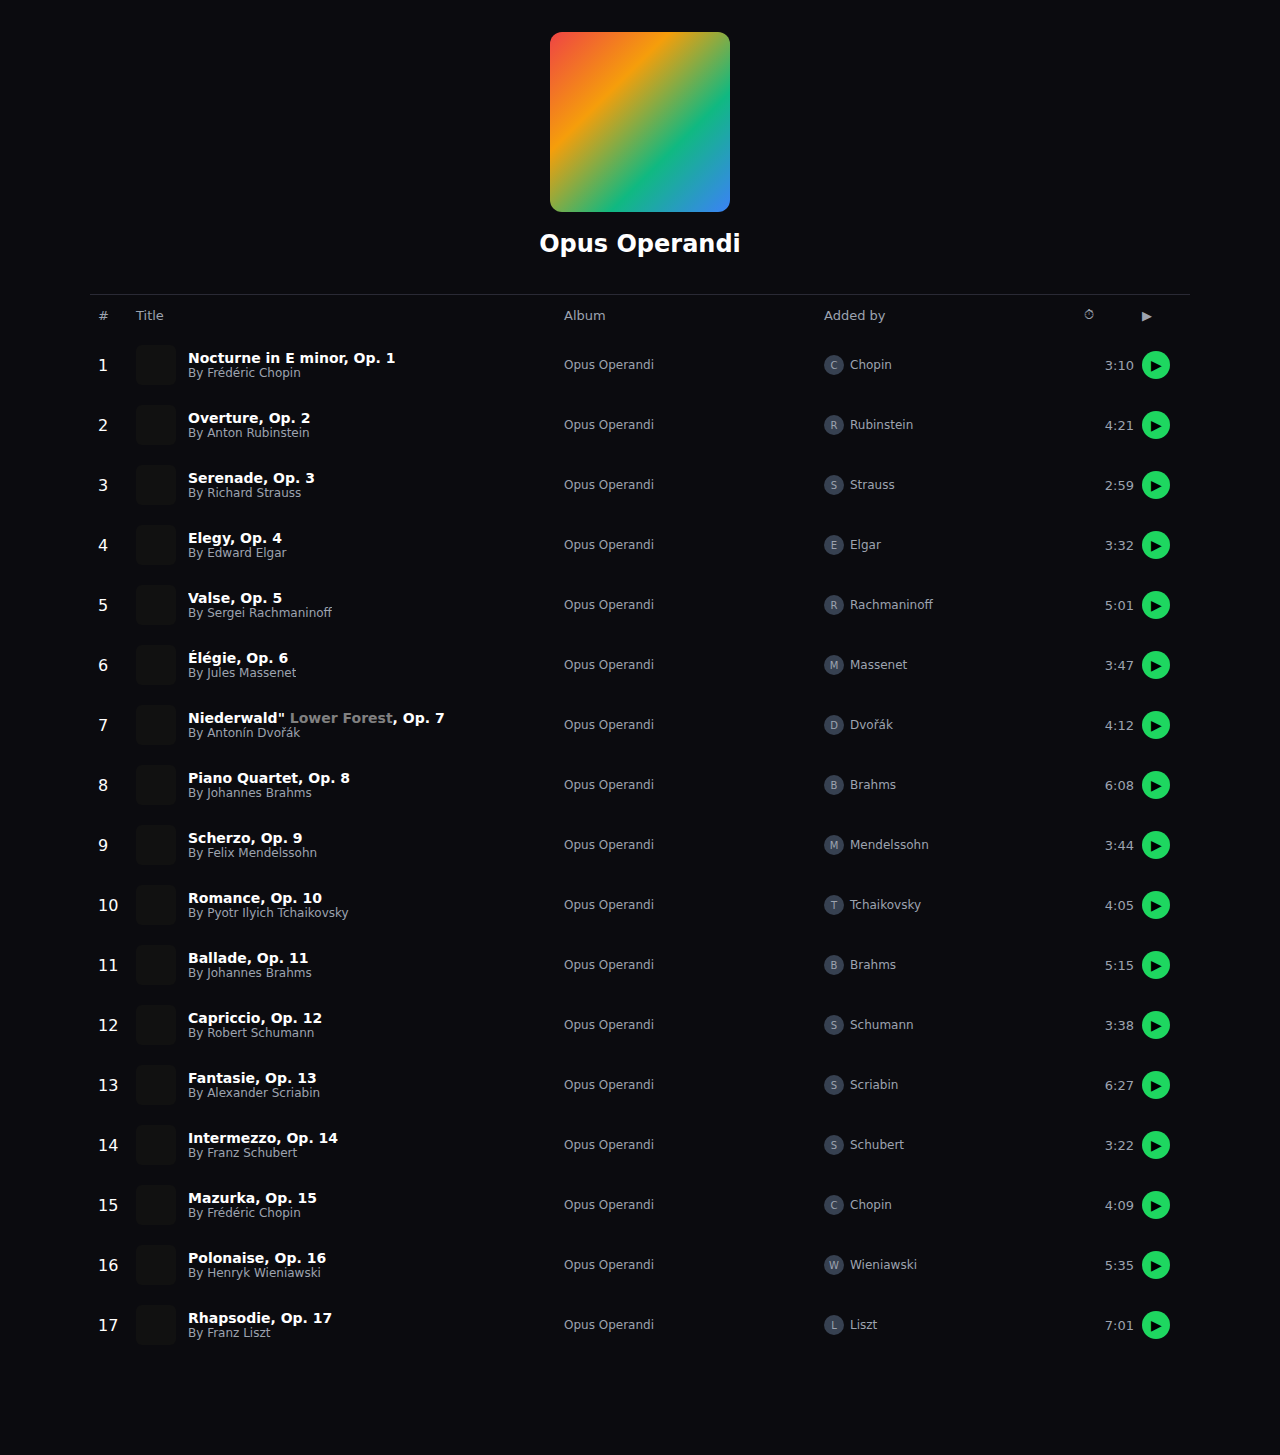
<file: index.html>
<!DOCTYPE html>
<html lang="en">

<head>
  <meta charset="UTF-8" />
  <meta name="viewport" content="width=device-width, initial-scale=1" />
  <title>Spotify Blend – Clone</title>
  <style>
    :root {
      --bg: #0b0b0f;
      --bg-elev: #16161d;
      --text: #ffffff;
      --muted: #9da3af;
      --accent: #1ed760;
      --row-hover: #1f1f28;
      --divider: #2a2a35;
    }

    * {
      box-sizing: border-box;
      margin: 0;
      padding: 0;
    }

    .sec {
      color: gray;
    }

    body {
      font-family: system-ui, -apple-system, "Segoe UI", Roboto, Helvetica, Arial;
      background: var(--bg);
      color: var(--text);
    }

    .app {
      max-width: 1100px;
      margin: 0 auto;
      padding-bottom: 100px;
    }

    /* ---------- HEADER ---------- */
    .header {
      display: flex;
      flex-direction: column;
      align-items: center;
      padding: 32px 16px 20px;
      text-align: center;
    }

    .cover {
      width: 180px;
      height: 180px;
      border-radius: 12px;
      background: linear-gradient(135deg, #ef4444, #f59e0b, #10b981, #3b82f6);
      display: grid;
      place-items: center;
      margin-bottom: 18px;
    }

    .title {
      font-size: 24px;
      font-weight: 800;
      margin-bottom: 6px;
    }

    /* ---------- SONG LIST ---------- */
    .table {
      margin-top: 10px;
      border-top: 1px solid var(--divider);
    }

    .th,
    .tr {
      display: grid;
      grid-template-columns: 30px 2fr 1.2fr 1.2fr 50px 40px;
      align-items: center;
      gap: 8px;
    }

    .th {
      color: var(--muted);
      padding: 12px 8px;
      font-size: 13px;
    }

    .tr {
      padding: 10px 8px;
      border-radius: 8px;
      transition: background 0.2s;
      cursor: grab;
    }

    .tr:hover {
      background: var(--row-hover);
    }

    .td {
      display: flex;
      align-items: center;
      gap: 12px;
      min-width: 0;
    }

    .thumb {
      width: 40px;
      height: 40px;
      border-radius: 6px;
      background: #111;
      flex-shrink: 0;
    }

    .title-song {
      font-weight: 600;
      font-size: 14px;
      white-space: nowrap;
      overflow: hidden;
      text-overflow: ellipsis;
    }

    .sub {
      font-size: 12px;
      color: var(--muted);
      white-space: nowrap;
      overflow: hidden;
      text-overflow: ellipsis;
    }

    .added-by {
      display: flex;
      align-items: center;
      gap: 6px;
      color: var(--muted);
      font-size: 12px;
    }

    .avatar {
      width: 20px;
      height: 20px;
      border-radius: 50%;
      background: #374151;
      display: inline-grid;
      place-items: center;
      font-size: 10px;
    }

    .duration {
      color: var(--muted);
      font-size: 13px;
      text-align: right;
    }

    .btn-play {
      width: 28px;
      height: 28px;
      border: 0;
      border-radius: 50%;
      background: var(--accent);
      display: grid;
      place-items: center;
      cursor: pointer;
      font-size: 14px;
      color: #000;
    }

    /* ---------- MOBILE RESPONSIVE ---------- */
    @media (max-width: 768px) {
      .th {
        display: none;
      }

      .tr {
        grid-template-columns: 1fr auto auto;
        padding: 12px 16px;
      }

      .tr>div:first-child {
        display: none;
      }

      .album,
      .added-by {
        display: none;
      }

      .td {
        gap: 10px;
      }

      .thumb {
        width: 48px;
        height: 48px;
      }

      .title-song {
        font-size: 15px;
      }

      .btn-play {
        width: 36px;
        height: 36px;
        font-size: 16px;
      }
    }

    /* ---------- MINI PLAYER ---------- */
    .mini-player {
      position: fixed;
      bottom: 0;
      left: 0;
      right: 0;
      background: var(--bg-elev);
      padding: 10px 16px;
      display: flex;
      align-items: center;
      justify-content: space-between;
      border-top: 1px solid var(--divider);
    }

    .mini-info {
      display: flex;
      align-items: center;
      gap: 10px;
      min-width: 0;
    }

    .mini-thumb {
      width: 44px;
      height: 44px;
      border-radius: 6px;
      background: #111;
      flex-shrink: 0;
    }

    .mini-meta {
      display: flex;
      flex-direction: column;
      min-width: 0;
    }

    .mini-title {
      font-weight: 600;
      font-size: 14px;
      white-space: nowrap;
      overflow: hidden;
      text-overflow: ellipsis;
    }

    .mini-artist {
      font-size: 12px;
      color: var(--muted);
    }
  </style>
</head>

<body>
  <div class="app">
    <!-- HEADER -->
    <div class="header">
      <div class="cover"></div>
      <div class="title">Opus Operandi</div>
    </div>

    <!-- SONG LIST -->
    <div class="table" id="songList">
  <div class="th">
    <div>#</div>
    <div>Title</div>
    <div>Album</div>
    <div>Added by</div>
    <div>⏱</div>
    <div>▶</div>
  </div>

  <div class="tr" draggable="true" data-src="songs/song1.mp3">
    <div class="muted">1</div>
    <div class="td">
      <div class="thumb"></div>
      <div>
        <div class="title-song">Nocturne in E minor, Op. 1</div>
        <div class="sub">By Frédéric Chopin</div>
      </div>
    </div>
    <div class="album sub">Opus Operandi</div>
    <div class="added-by"><div class="avatar">C</div>Chopin</div>
    <div class="duration">3:10</div>
    <button class="btn-play">▶</button>
  </div>

  <div class="tr" draggable="true" data-src="songs/song2.mp3">
    <div class="muted">2</div>
    <div class="td">
      <div class="thumb"></div>
      <div>
        <div class="title-song">Overture, Op. 2</div>
        <div class="sub">By Anton Rubinstein</div>
      </div>
    </div>
    <div class="album sub">Opus Operandi</div>
    <div class="added-by"><div class="avatar">R</div>Rubinstein</div>
    <div class="duration">4:21</div>
    <button class="btn-play">▶</button>
  </div>

  <div class="tr" draggable="true" data-src="songs/song3.mp3">
    <div class="muted">3</div>
    <div class="td">
      <div class="thumb"></div>
      <div>
        <div class="title-song">Serenade, Op. 3</div>
        <div class="sub">By Richard Strauss</div>
      </div>
    </div>
    <div class="album sub">Opus Operandi</div>
    <div class="added-by"><div class="avatar">S</div>Strauss</div>
    <div class="duration">2:59</div>
    <button class="btn-play">▶</button>
  </div>

  <div class="tr" draggable="true" data-src="songs/song4.mp3">
    <div class="muted">4</div>
    <div class="td">
      <div class="thumb"></div>
      <div>
        <div class="title-song">Elegy, Op. 4</div>
        <div class="sub">By Edward Elgar</div>
      </div>
    </div>
    <div class="album sub">Opus Operandi</div>
    <div class="added-by"><div class="avatar">E</div>Elgar</div>
    <div class="duration">3:32</div>
    <button class="btn-play">▶</button>
  </div>

  <div class="tr" draggable="true" data-src="songs/song5.mp3">
    <div class="muted">5</div>
    <div class="td">
      <div class="thumb"></div>
      <div>
        <div class="title-song">Valse, Op. 5</div>
        <div class="sub">By Sergei Rachmaninoff</div>
      </div>
    </div>
    <div class="album sub">Opus Operandi</div>
    <div class="added-by"><div class="avatar">R</div>Rachmaninoff</div>
    <div class="duration">5:01</div>
    <button class="btn-play">▶</button>
  </div>

  <div class="tr" draggable="true" data-src="songs/song6.mp3">
    <div class="muted">6</div>
    <div class="td">
      <div class="thumb"></div>
      <div>
        <div class="title-song">Élégie, Op. 6</div>
        <div class="sub">By Jules Massenet</div>
      </div>
    </div>
    <div class="album sub">Opus Operandi</div>
    <div class="added-by"><div class="avatar">M</div>Massenet</div>
    <div class="duration">3:47</div>
    <button class="btn-play">▶</button>
  </div>

  <div class="tr" draggable="true" data-src="songs/song7.mp3">
    <div class="muted">7</div>
    <div class="td">
      <div class="thumb"></div>
      <div>
        <div class="title-song">Niederwald" <span class="sec">Lower Forest</span>, Op. 7</div>
        <div class="sub">By Antonín Dvořák</div>
      </div>
    </div>
    <div class="album sub">Opus Operandi</div>
    <div class="added-by"><div class="avatar">D</div>Dvořák</div>
    <div class="duration">4:12</div>
    <button class="btn-play">▶</button>
  </div>

  <div class="tr" draggable="true" data-src="songs/song8.mp3">
    <div class="muted">8</div>
    <div class="td">
      <div class="thumb"></div>
      <div>
        <div class="title-song">Piano Quartet, Op. 8</div>
        <div class="sub">By Johannes Brahms</div>
      </div>
    </div>
    <div class="album sub">Opus Operandi</div>
    <div class="added-by"><div class="avatar">B</div>Brahms</div>
    <div class="duration">6:08</div>
    <button class="btn-play">▶</button>
  </div>

  <div class="tr" draggable="true" data-src="songs/song9.mp3">
    <div class="muted">9</div>
    <div class="td">
      <div class="thumb"></div>
      <div>
        <div class="title-song">Scherzo, Op. 9</div>
        <div class="sub">By Felix Mendelssohn</div>
      </div>
    </div>
    <div class="album sub">Opus Operandi</div>
    <div class="added-by"><div class="avatar">M</div>Mendelssohn</div>
    <div class="duration">3:44</div>
    <button class="btn-play">▶</button>
  </div>

  <div class="tr" draggable="true" data-src="songs/song10.mp3">
    <div class="muted">10</div>
    <div class="td">
      <div class="thumb"></div>
      <div>
        <div class="title-song">Romance, Op. 10</div>
        <div class="sub">By Pyotr Ilyich Tchaikovsky</div>
      </div>
    </div>
    <div class="album sub">Opus Operandi</div>
    <div class="added-by"><div class="avatar">T</div>Tchaikovsky</div>
    <div class="duration">4:05</div>
    <button class="btn-play">▶</button>
  </div>

  <div class="tr" draggable="true" data-src="songs/song11.mp3">
    <div class="muted">11</div>
    <div class="td">
      <div class="thumb"></div>
      <div>
        <div class="title-song">Ballade, Op. 11</div>
        <div class="sub">By Johannes Brahms</div>
      </div>
    </div>
    <div class="album sub">Opus Operandi</div>
    <div class="added-by"><div class="avatar">B</div>Brahms</div>
    <div class="duration">5:15</div>
    <button class="btn-play">▶</button>
  </div>

  <div class="tr" draggable="true" data-src="songs/song12.mp3">
    <div class="muted">12</div>
    <div class="td">
      <div class="thumb"></div>
      <div>
        <div class="title-song">Capriccio, Op. 12</div>
        <div class="sub">By Robert Schumann</div>
      </div>
    </div>
    <div class="album sub">Opus Operandi</div>
    <div class="added-by"><div class="avatar">S</div>Schumann</div>
    <div class="duration">3:38</div>
    <button class="btn-play">▶</button>
  </div>

  <div class="tr" draggable="true" data-src="songs/song13.mp3">
    <div class="muted">13</div>
    <div class="td">
      <div class="thumb"></div>
      <div>
        <div class="title-song">Fantasie, Op. 13</div>
        <div class="sub">By Alexander Scriabin</div>
      </div>
    </div>
    <div class="album sub">Opus Operandi</div>
    <div class="added-by"><div class="avatar">S</div>Scriabin</div>
    <div class="duration">6:27</div>
    <button class="btn-play">▶</button>
  </div>

  <div class="tr" draggable="true" data-src="songs/song14.mp3">
    <div class="muted">14</div>
    <div class="td">
      <div class="thumb"></div>
      <div>
        <div class="title-song">Intermezzo, Op. 14</div>
        <div class="sub">By Franz Schubert</div>
      </div>
    </div>
    <div class="album sub">Opus Operandi</div>
    <div class="added-by"><div class="avatar">S</div>Schubert</div>
    <div class="duration">3:22</div>
    <button class="btn-play">▶</button>
  </div>

  <div class="tr" draggable="true" data-src="songs/song15.mp3">
    <div class="muted">15</div>
    <div class="td">
      <div class="thumb"></div>
      <div>
        <div class="title-song">Mazurka, Op. 15</div>
        <div class="sub">By Frédéric Chopin</div>
      </div>
    </div>
    <div class="album sub">Opus Operandi</div>
    <div class="added-by"><div class="avatar">C</div>Chopin</div>
    <div class="duration">4:09</div>
    <button class="btn-play">▶</button>
  </div>

  <div class="tr" draggable="true" data-src="songs/song16.mp3">
    <div class="muted">16</div>
    <div class="td">
      <div class="thumb"></div>
      <div>
        <div class="title-song">Polonaise, Op. 16</div>
        <div class="sub">By Henryk Wieniawski</div>
      </div>
    </div>
    <div class="album sub">Opus Operandi</div>
    <div class="added-by"><div class="avatar">W</div>Wieniawski</div>
    <div class="duration">5:35</div>
    <button class="btn-play">▶</button>
  </div>

  <div class="tr" draggable="true" data-src="songs/song17.mp3">
    <div class="muted">17</div>
    <div class="td">
      <div class="thumb"></div>
      <div>
        <div class="title-song">Rhapsodie, Op. 17</div>
        <div class="sub">By Franz Liszt</div>
      </div>
    </div>
    <div class="album sub">Opus Operandi</div>
    <div class="added-by"><div class="avatar">L</div>Liszt</div>
    <div class="duration">7:01</div>
    <button class="btn-play">▶</button>
  </div>
</div>
  </div>

  <!-- AUDIO + MINI PLAYER -->
  <audio id="audioPlayer"></audio>
  <div class="mini-player" id="miniPlayer" style="display:none;">
    <div class="mini-info">
      <div class="mini-thumb"></div>
      <div class="mini-meta">
        <div class="mini-title" id="miniTitle">Song</div>
        <div class="mini-artist" id="miniArtist">Artist</div>
      </div>
    </div>
    <button class="btn-play" id="miniBtn">⏸</button>
  </div>

  <script>
    const list = document.getElementById('songList');
    let dragged;
    const audio = document.getElementById("audioPlayer");
    const mini = document.getElementById("miniPlayer");
    const miniTitle = document.getElementById("miniTitle");
    const miniArtist = document.getElementById("miniArtist");
    const miniBtn = document.getElementById("miniBtn");

    const buttons = document.querySelectorAll(".btn-play");

    // drag reorder
    list.addEventListener('dragstart', (e) => {
      if (e.target.classList.contains('tr')) {
        dragged = e.target;
        e.dataTransfer.effectAllowed = 'move';
        e.target.style.opacity = .5;
      }
    });
    list.addEventListener('dragend', () => { if (dragged) dragged.style.opacity = ''; });
    list.addEventListener('dragover', (e) => {
      e.preventDefault();
      const target = e.target.closest('.tr');
      if (target && target !== dragged) {
        const rect = target.getBoundingClientRect();
        const next = (e.clientY - rect.top) / rect.height > 0.5;
        list.insertBefore(dragged, next ? target.nextSibling : target);
      }
    });
    list.addEventListener('drop', () => {
      dragged = null;
      [...list.querySelectorAll('.tr')].forEach((row, i) => {
        row.querySelector('.muted').textContent = i + 1;
      });
    });

    // play/pause logic
    buttons.forEach((btn) => {
      btn.addEventListener("click", () => {
        const row = btn.closest(".tr");
        const src = row.getAttribute("data-src");
        const title = row.querySelector(".title-song").textContent;
        const artist = row.querySelector(".sub").textContent;

        if (audio.src.includes(src) && !audio.paused) {
          audio.pause();
          btn.textContent = "▶";
          miniBtn.textContent = "▶";
        } else {
          audio.src = src;
          audio.play();
          buttons.forEach(b => b.textContent = "▶");
          btn.textContent = "⏸";
          miniBtn.textContent = "⏸";
          mini.style.display = "flex";
          miniTitle.textContent = title;
          miniArtist.textContent = artist;
        }
      });
    });

    // mini-player controls
    miniBtn.addEventListener("click", () => {
      if (audio.paused) {
        audio.play();
        miniBtn.textContent = "⏸";
      } else {
        audio.pause();
        miniBtn.textContent = "▶";
      }
    });
  </script>
</body>
</html>
</file>
